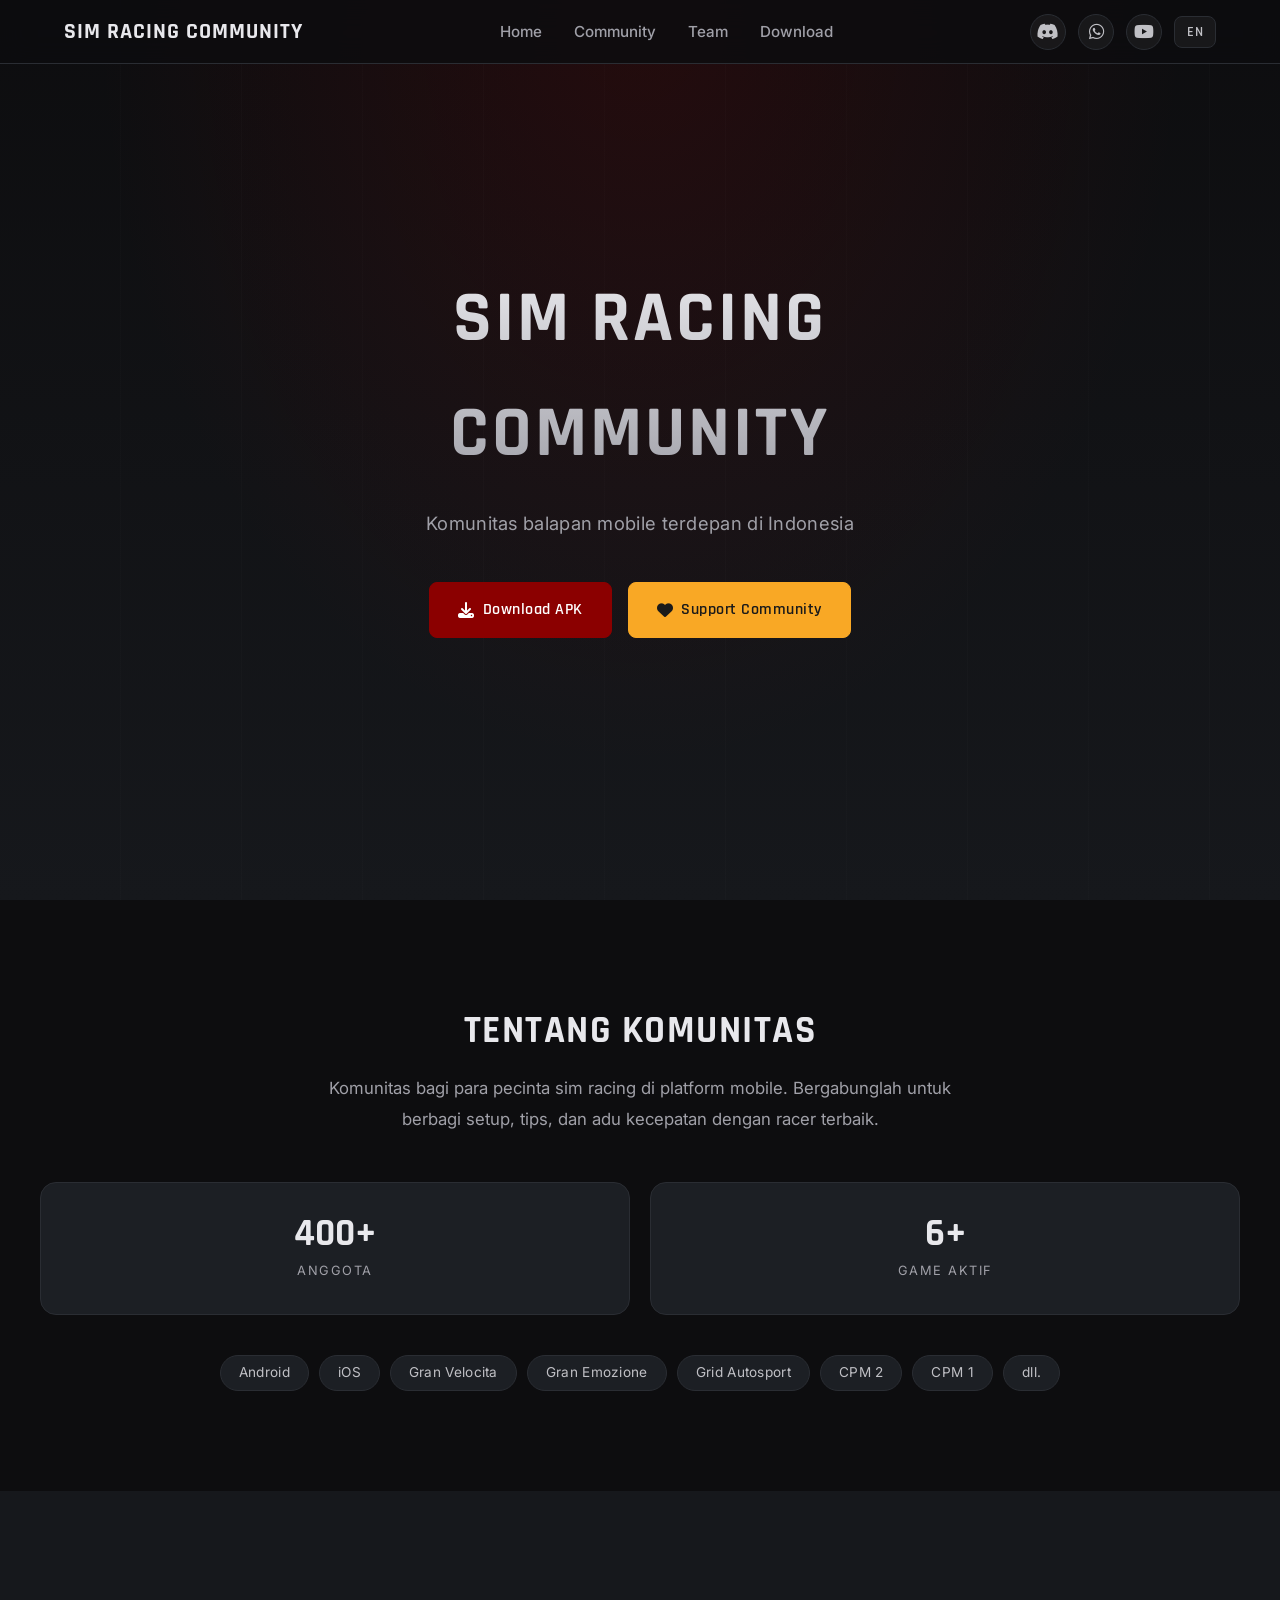
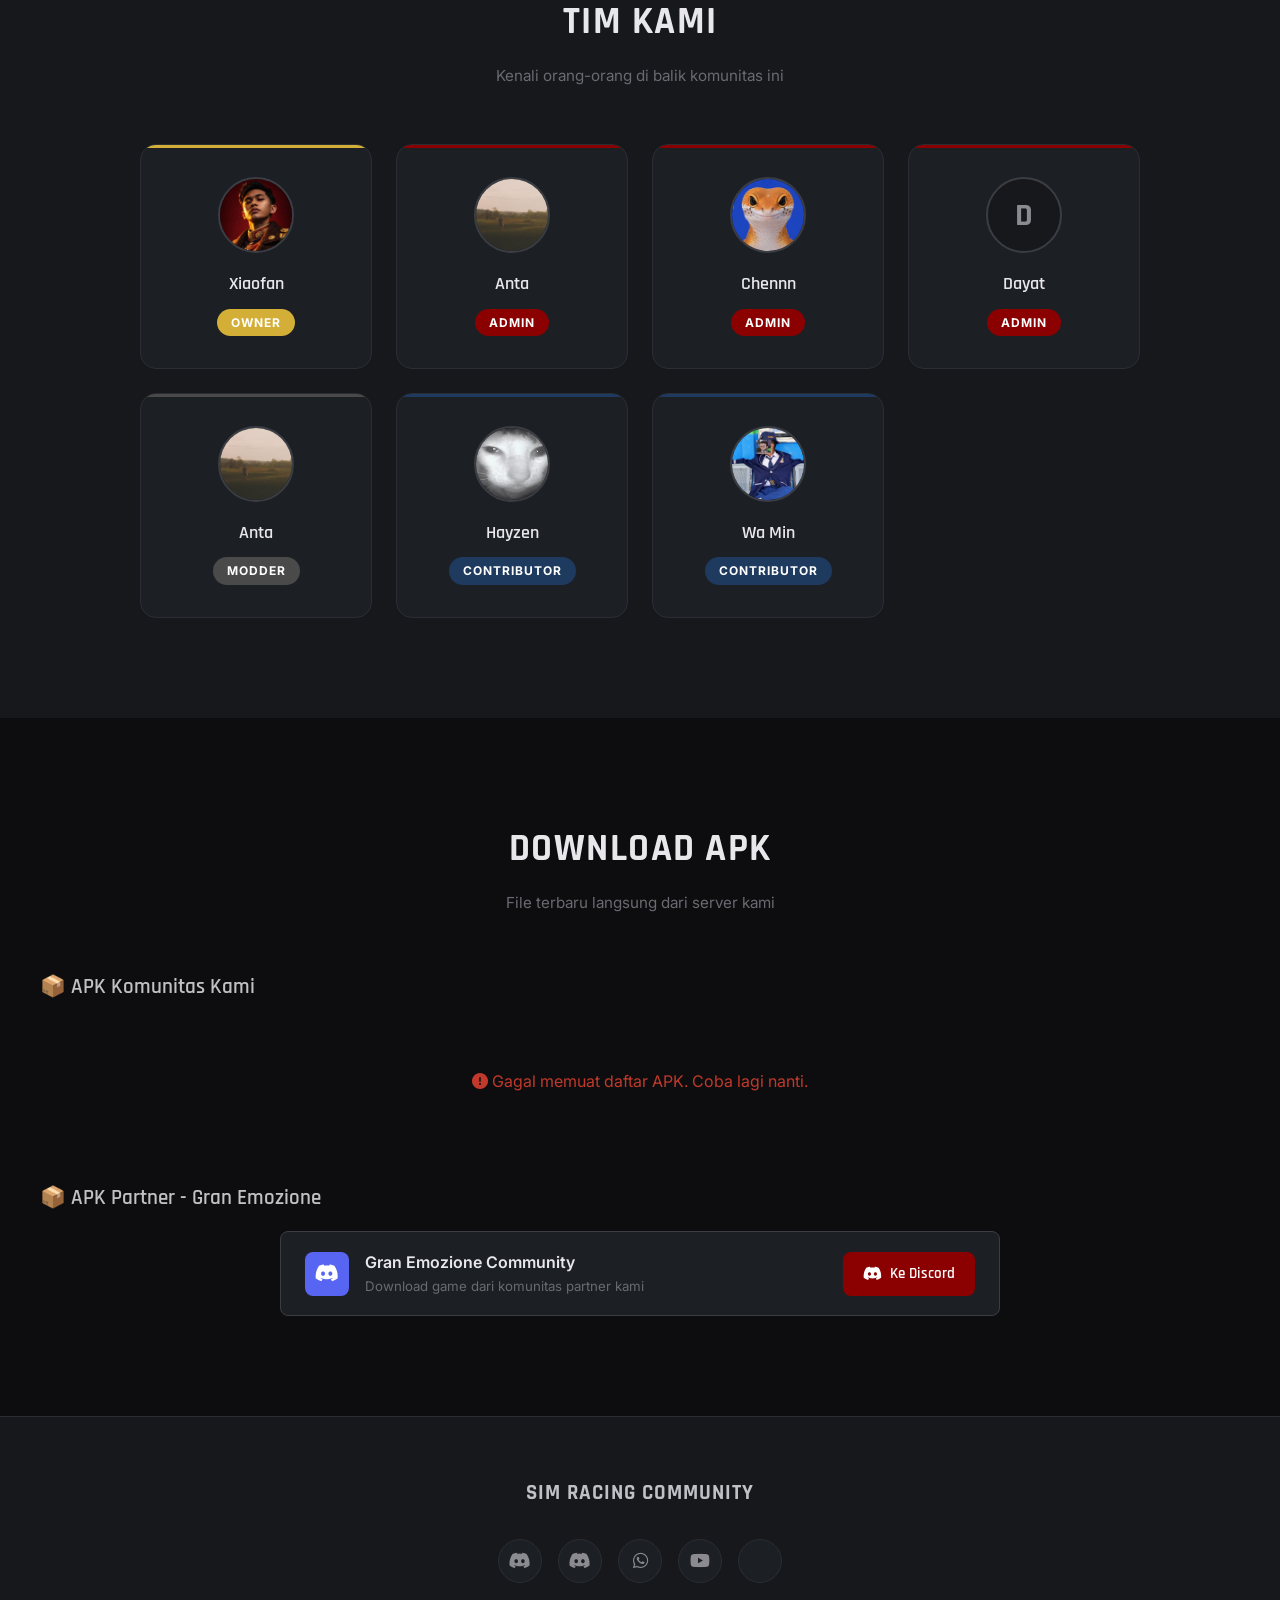
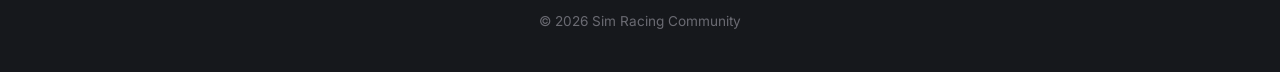
<file: index.html>
<!DOCTYPE html>
<html lang="id">
<head>
  <meta charset="UTF-8">
  <meta name="viewport" content="width=device-width, initial-scale=1.0">
  <title>Sim Racing Community</title>
  <meta name="description" content="Komunitas Sim Racing Mobile">

  <!-- Google Fonts: Rajdhani (headings) + Inter (body) -->
  <link rel="preconnect" href="https://fonts.googleapis.com">
  <link rel="preconnect" href="https://fonts.gstatic.com" crossorigin>
  <link href="https://fonts.googleapis.com/css2?family=Inter:wght@400;500;600&family=Rajdhani:wght@500;600;700&display=swap" rel="stylesheet">

  <!-- FontAwesome -->
  <link rel="stylesheet" href="https://cdnjs.cloudflare.com/ajax/libs/font-awesome/6.5.1/css/all.min.css">

  <link rel="stylesheet" href="css/style.css">
</head>
<body>

  <!-- NAVBAR -->
  <nav class="navbar" id="navbar">
    <div class="nav-container">
      <a href="#" class="nav-logo" id="navLogo">Community</a>
      <ul class="nav-links" id="navLinks">
        <li><a href="#hero"      data-i18n="navHome">Home</a></li>
        <li><a href="#community" data-i18n="navCommunity">Community</a></li>
        <li><a href="#team"      data-i18n="navTeam">Team</a></li>
        <li><a href="#download"  data-i18n="navDownload">Download</a></li>
      </ul>
      <div class="nav-social" id="navSocial">
        <button class="nav-icon" id="discordBtn" aria-label="Discord">
          <i class="fa-brands fa-discord"></i>
        </button>
        <a href="#" class="nav-icon" id="whatsappIcon" target="_blank" rel="noopener" aria-label="WhatsApp">
          <i class="fa-brands fa-whatsapp"></i>
        </a>
        <a href="#" class="nav-icon" id="youtubeIcon" target="_blank" rel="noopener" aria-label="YouTube" style="display:none">
          <i class="fa-brands fa-youtube"></i>
        </a>
        <button class="lang-toggle" id="langToggle" aria-label="Toggle language">
          <span id="langLabel">EN</span>
        </button>
      </div>
      <button class="nav-toggle" id="navToggle" aria-label="Menu">
        <i class="fa-solid fa-bars"></i>
      </button>
    </div>
  </nav>

  <!-- DISCORD POPUP MODAL -->
  <div class="discord-modal" id="discordModal">
    <div class="discord-modal-content">
      <button class="discord-modal-close" id="discordModalClose">&times;</button>
      <h3 class="discord-modal-title" data-i18n="discordTitle">Pilih Komunitas Discord</h3>
      <div class="discord-options">
        <a href="#" class="discord-option" id="discordMainLink" target="_blank" rel="noopener">
          <i class="fa-brands fa-discord"></i>
          <span data-i18n="discordMain">Gran Velocita</span>
        </a>
        <a href="#" class="discord-option" id="discordPartnerLink" target="_blank" rel="noopener">
          <i class="fa-brands fa-discord"></i>
          <span data-i18n="discordPartner">Gran Emozione Community</span>
        </a>
      </div>
    </div>
  </div>

  <!-- HERO -->
  <section class="hero" id="hero">
    <div class="hero-content">
      <h1 class="hero-title" id="heroTitle">Sim Racing Community</h1>
      <p class="hero-tagline" id="heroTagline" data-i18n="heroTagline">Komunitas balapan mobile terdepan di Indonesia</p>
      <div class="hero-buttons">
        <a href="#download" class="btn btn-primary">
          <i class="fa-solid fa-download"></i> <span data-i18n="heroDownload">Download APK</span>
        </a>
        <a href="#" class="btn btn-support" id="heroSupport" target="_blank" rel="noopener">
          <i class="fa-solid fa-heart"></i> <span data-i18n="heroSupport">Support Community</span>
        </a>
        <a href="#" class="btn btn-secondary" id="heroDiscord" target="_blank" rel="noopener">
          <i class="fa-brands fa-discord"></i> <span data-i18n="heroJoin">Join Discord</span>
        </a>
      </div>
    </div>
    <div class="hero-bg-lines" aria-hidden="true"></div>
  </section>

  <!-- INFO KOMUNITAS -->
  <section class="section" id="community">
    <div class="container">
      <h2 class="section-title" data-i18n="aboutTitle">Tentang Komunitas</h2>
      <p class="about-text" id="aboutText" data-i18n="aboutDesc"></p>
      <div class="stats-grid" id="statsGrid"></div>
      <div class="platforms-row" id="platformsRow"></div>
    </div>
  </section>

  <!-- HIRARKI GRUP -->
  <section class="section section-alt" id="team">
    <div class="container">
      <h2 class="section-title" data-i18n="teamTitle">Tim Kami</h2>
      <p class="section-sub" data-i18n="teamSub">Kenali orang-orang di balik komunitas ini</p>
      <div class="team-grid" id="teamGrid"></div>
    </div>
  </section>

  <!-- DOWNLOAD APK -->
  <section class="section" id="download">
    <div class="container">
      <h2 class="section-title" data-i18n="downloadTitle">Download APK</h2>
      <p class="section-sub" data-i18n="downloadSub">File terbaru langsung dari server kami</p>

      <!-- APK Kami (dari R2) -->
      <h3 class="apk-section-title" data-i18n="apkOurs">📦 APK Komunitas Kami</h3>
      <div class="apk-list" id="apkList">
        <p class="loading-text"><i class="fa-solid fa-spinner fa-spin"></i> <span data-i18n="loadingApk">Memuat daftar APK...</span></p>
      </div>

      <!-- APK Partner -->
      <h3 class="apk-section-title" data-i18n="apkPartner">📦 APK Partner - Gran Emozione</h3>
      <div class="apk-partner" id="apkPartner">
        <div class="apk-card partner-card">
          <div class="apk-info">
            <div class="apk-icon partner-icon"><i class="fa-brands fa-discord"></i></div>
            <div>
              <div class="apk-name">Gran Emozione Community</div>
              <div class="apk-meta" data-i18n="partnerDesc">Download game dari komunitas partner kami</div>
            </div>
          </div>
          <a href="#" class="btn-download" id="partnerDiscordBtn" target="_blank" rel="noopener">
            <i class="fa-brands fa-discord"></i> <span data-i18n="partnerBtn">Ke Discord</span>
          </a>
        </div>
      </div>
    </div>
  </section>

  <!-- FOOTER -->
  <footer class="footer">
    <div class="footer-content">
      <p class="footer-name" id="footerName">Sim Racing Community</p>
      <div class="footer-social" id="footerSocial"></div>
      <p class="footer-copy" id="footerCopy">© 2026 Sim Racing Community</p>
    </div>
  </footer>

  <script src="js/config.js"></script>
  <script src="js/main.js"></script>
</body>
</html>
</file>
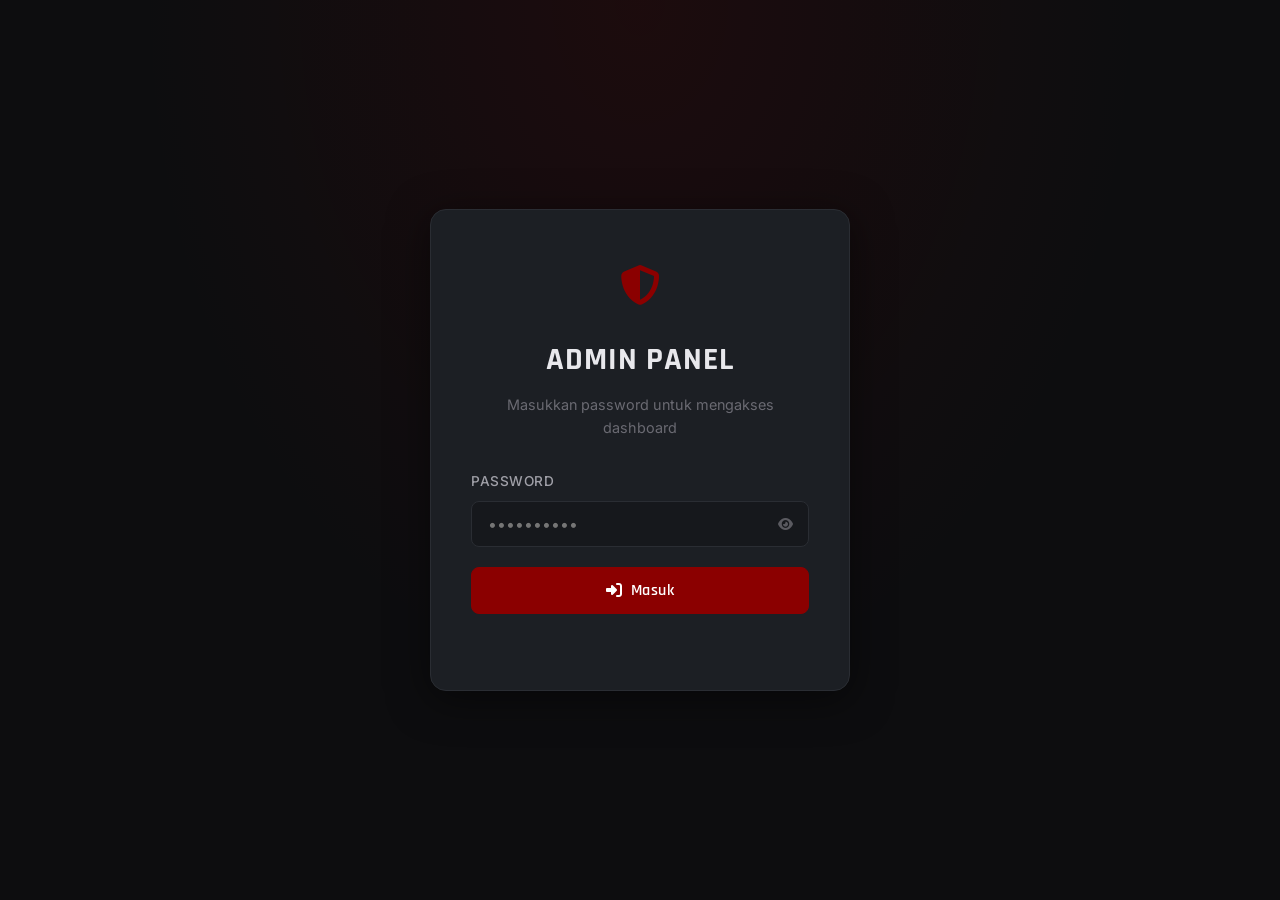
<file: admin.html>
<!DOCTYPE html>
<html lang="id">
<head>
  <meta charset="UTF-8">
  <meta name="viewport" content="width=device-width, initial-scale=1.0">
  <title>Admin Panel</title>
  <meta name="robots" content="noindex, nofollow, noarchive, nosnippet">
  <meta http-equiv="X-Frame-Options" content="DENY">
  <meta http-equiv="X-Content-Type-Options" content="nosniff">

  <link rel="preconnect" href="https://fonts.googleapis.com">
  <link rel="preconnect" href="https://fonts.gstatic.com" crossorigin>
  <link href="https://fonts.googleapis.com/css2?family=Inter:wght@400;500;600&family=Rajdhani:wght@500;600;700&display=swap" rel="stylesheet">
  <link rel="stylesheet" href="https://cdnjs.cloudflare.com/ajax/libs/font-awesome/6.5.1/css/all.min.css">

  <link rel="stylesheet" href="css/admin.css">
</head>
<body>

  <!-- ===================== LOGIN VIEW ===================== -->
  <div class="login-view" id="loginView">
    <div class="login-card">
      <div class="login-icon"><i class="fa-solid fa-shield-halved"></i></div>
      <h1 class="login-title">Admin Panel</h1>
      <p class="login-sub">Masukkan password untuk mengakses dashboard</p>

      <form id="loginForm" autocomplete="off">
        <div class="form-group">
          <label for="passwordInput">Password</label>
          <div class="input-wrapper">
            <input type="password" id="passwordInput"
                   placeholder="••••••••••"
                   autocomplete="current-password"
                   required>
            <button type="button" class="toggle-pw" id="togglePw" aria-label="Tampilkan password">
              <i class="fa-solid fa-eye"></i>
            </button>
          </div>
        </div>
        <button type="submit" class="btn btn-primary btn-block" id="loginBtn">
          <i class="fa-solid fa-right-to-bracket"></i> Masuk
        </button>
        <p class="error-msg" id="loginError" role="alert"></p>
      </form>
    </div>
  </div>

  <!-- =================== DASHBOARD VIEW =================== -->
  <div class="dashboard-view" id="dashboardView" hidden>

    <!-- Header -->
    <header class="admin-header">
      <div class="admin-header-left">
        <h1 class="admin-title">
          <i class="fa-solid fa-gauge-high"></i> Dashboard
        </h1>
        <span class="admin-sub" id="adminSubtitle">Sim Racing Community</span>
      </div>
      <button class="btn-text" id="logoutBtn">
        <i class="fa-solid fa-right-from-bracket"></i> Logout
      </button>
    </header>

    <!-- STORAGE INFO -->
    <div class="card" id="storageCard">
      <div class="card-header">
        <h2 class="card-title">
          <i class="fa-solid fa-database"></i> Storage R2
        </h2>
        <span class="storage-pct" id="storagePct">—</span>
      </div>
      <div class="progress-bar">
        <div class="progress-fill" id="storageFill" style="width:0%"></div>
      </div>
      <p class="storage-label" id="storageLabel">Memuat info storage...</p>
    </div>

    <!-- UPLOAD -->
    <div class="card">
      <div class="card-header">
        <h2 class="card-title">
          <i class="fa-solid fa-cloud-arrow-up"></i> Upload APK
        </h2>
      </div>

      <div class="dropzone" id="dropzone">
        <i class="fa-solid fa-cloud-arrow-up dropzone-icon"></i>
        <p class="dropzone-title">Drag &amp; drop file APK di sini</p>
        <p class="dropzone-sub">atau</p>
        <label class="btn btn-secondary" tabindex="0">
          <i class="fa-solid fa-folder-open"></i> Pilih File
          <input type="file" id="fileInput" hidden>
        </label>
      </div>

      <!-- Upload progress (hidden until upload starts) -->
      <div class="upload-progress" id="uploadProgress" hidden>
        <div class="progress-bar">
          <div class="progress-fill" id="uploadFill" style="width:0%"></div>
        </div>
        <p class="upload-label" id="uploadLabel">Mengupload 0%</p>
        <button class="btn btn-secondary btn-sm" id="cancelUploadBtn" style="display:none; margin-top:12px">
          <i class="fa-solid fa-xmark"></i> Batalkan Upload
        </button>
      </div>

      <div class="upload-result" id="uploadResult"></div>
    </div>

    <!-- FILE MANAGER -->
    <div class="card">
      <div class="card-header">
        <h2 class="card-title">
          <i class="fa-solid fa-folder-open"></i> File Manager
        </h2>
        <button class="btn-text" id="refreshBtn">
          <i class="fa-solid fa-rotate"></i> Refresh
        </button>
      </div>
      <div class="file-list" id="fileList">
        <p class="loading-text"><i class="fa-solid fa-spinner fa-spin"></i> Memuat...</p>
      </div>
    </div>

  </div><!-- end dashboard-view -->

  <script src="js/config.js"></script>
  <script src="js/admin.js"></script>
</body>
</html>
</file>
<file: css/style.css>
/* ============================================================
   THEME TOKENS — Silver / Metallic Modern
   ============================================================ */
:root {
  /* Backgrounds */
  --bg-primary:   #0d0d0f;
  --bg-secondary: #16181c;
  --bg-card:      #1c1f24;

  /* Silver / metallic scale */
  --silver-100: #e8e8ec;
  --silver-200: #c0c0c5;
  --silver-300: #8a8a90;
  --silver-400: #5a5a60;

  /* Accent — dark red racing */
  --accent:       #8b0000;
  --accent-hover: #a80000;

  /* Text */
  --text-primary:   #e8e8ec;
  --text-secondary: #a0a0a8;
  --text-muted:     #6a6a72;

  /* Borders */
  --border:       #2a2d33;
  --border-light: #3a3d43;

  /* Effects */
  --radius:     8px;
  --radius-lg:  16px;
  --shadow:     0 4px 20px rgba(0, 0, 0, 0.3);
  --shadow-lg:  0 8px 40px rgba(0, 0, 0, 0.5);
  --transition: all 0.3s ease;

  /* Typography */
  --font-heading: 'Rajdhani', sans-serif;
  --font-body:    'Inter', sans-serif;

  /* Layout */
  --max-width:  1200px;
  --nav-height: 64px;
}

/* ============================================================
   RESET
   ============================================================ */
*, *::before, *::after { margin: 0; padding: 0; box-sizing: border-box; }
html  { scroll-behavior: smooth; }
body  {
  font-family: var(--font-body);
  background:  var(--bg-primary);
  color:        var(--text-primary);
  line-height:  1.6;
  overflow-x:   hidden;
}
a   { color: inherit; text-decoration: none; }
img { max-width: 100%; display: block; }
ul  { list-style: none; }

/* ============================================================
   NAVBAR
   ============================================================ */
.navbar {
  position:   fixed;
  top: 0; left: 0; right: 0;
  height:     var(--nav-height);
  background: rgba(13, 13, 15, 0.88);
  backdrop-filter: blur(14px);
  border-bottom: 1px solid var(--border);
  z-index:    1000;
  transition: var(--transition);
}

.nav-container {
  max-width: var(--max-width);
  height:    100%;
  margin:    0 auto;
  padding:   0 24px;
  display:   flex;
  align-items: center;
  justify-content: space-between;
  gap:       16px;
}

.nav-logo {
  font-family: var(--font-heading);
  font-size:   1.4rem;
  font-weight: 700;
  color:       var(--silver-100);
  letter-spacing: 1px;
  text-transform: uppercase;
}

.nav-links {
  display: flex;
  gap:     32px;
}

.nav-links a {
  font-size:   0.95rem;
  font-weight: 500;
  color:       var(--text-secondary);
  transition:  var(--transition);
  position:    relative;
  padding-bottom: 4px;
}

.nav-links a:hover { color: var(--silver-100); }

.nav-links a::after {
  content:    '';
  position:   absolute;
  bottom: 0; left: 0;
  width:  0; height: 2px;
  background:  var(--accent);
  transition:  var(--transition);
}

.nav-links a:hover::after { width: 100%; }

.nav-toggle {
  display:    none;
  background: none;
  border:     none;
  color:      var(--silver-100);
  font-size:  1.5rem;
  cursor:     pointer;
  padding:    4px 8px;
}

/* Nav social icons */
.nav-social {
  display:     flex;
  align-items: center;
  gap:         12px;
}

.nav-icon {
  width:       36px;
  height:      36px;
  border-radius: 50%;
  background:  rgba(255, 255, 255, 0.05);
  border:      1px solid var(--border);
  display:     flex;
  align-items: center;
  justify-content: center;
  color:       var(--silver-200);
  font-size:   1.1rem;
  cursor:      pointer;
  transition:  var(--transition);
}

.nav-icon:hover {
  background:   var(--accent);
  color:        #fff;
  border-color: var(--accent);
  transform:    translateY(-2px);
}

/* Language toggle */
.lang-toggle {
  padding:       6px 12px;
  border-radius: var(--radius);
  background:    rgba(255, 255, 255, 0.05);
  border:        1px solid var(--border);
  color:         var(--silver-200);
  font-family:   var(--font-heading);
  font-size:     0.85rem;
  font-weight:   600;
  cursor:        pointer;
  transition:    var(--transition);
  letter-spacing: 0.5px;
}

.lang-toggle:hover {
  background:   var(--accent);
  color:        #fff;
  border-color: var(--accent);
  transform:    translateY(-2px);
}

/* ============================================================
   HERO
   ============================================================ */
.hero {
  min-height: 100vh;
  display:    flex;
  align-items: center;
  justify-content: center;
  text-align: center;
  position:   relative;
  background:
    radial-gradient(ellipse at top, rgba(139, 0, 0, 0.18), transparent 60%),
    linear-gradient(180deg, var(--bg-primary) 0%, var(--bg-secondary) 100%);
  overflow:   hidden;
}

/* Decorative racing lines background */
.hero-bg-lines {
  position: absolute;
  inset: 0;
  background-image:
    repeating-linear-gradient(
      90deg,
      transparent,
      transparent 120px,
      rgba(255,255,255,0.012) 120px,
      rgba(255,255,255,0.012) 121px
    );
  pointer-events: none;
}

.hero-content {
  max-width: 800px;
  padding:   0 24px;
  position:  relative;
  z-index:   1;
  animation: fadeUp 0.9s ease;
}

.hero-title {
  font-family: var(--font-heading);
  font-size:   clamp(2.4rem, 6vw, 4.5rem);
  font-weight: 700;
  letter-spacing: 3px;
  text-transform: uppercase;
  color:       var(--silver-100);
  margin-bottom: 16px;
  /* subtle metallic gradient on text */
  background: linear-gradient(180deg, #e8e8ec 0%, #a0a0a8 100%);
  -webkit-background-clip: text;
  -webkit-text-fill-color: transparent;
  background-clip: text;
}

.hero-tagline {
  font-size:   1.15rem;
  color:       var(--text-secondary);
  margin-bottom: 44px;
  letter-spacing: 0.3px;
}

.hero-buttons {
  display:     flex;
  gap:         16px;
  justify-content: center;
  flex-wrap:   wrap;
}

/* ============================================================
   BUTTONS
   ============================================================ */
.btn {
  display:     inline-flex;
  align-items: center;
  gap:         8px;
  padding:     14px 28px;
  border-radius: var(--radius);
  font-family: var(--font-heading);
  font-size:   1rem;
  font-weight: 600;
  letter-spacing: 0.5px;
  cursor:      pointer;
  transition:  var(--transition);
  border:      1px solid transparent;
}

.btn-primary {
  background:   var(--accent);
  color:        #fff;
  border-color: var(--accent);
}

.btn-primary:hover {
  background:   var(--accent-hover);
  border-color: var(--accent-hover);
  transform:    translateY(-2px);
  box-shadow:   0 6px 20px rgba(139, 0, 0, 0.4);
}

.btn-support {
  background:   #f9a825;
  color:        #1a1a1a;
  border-color: #f9a825;
}

.btn-support:hover {
  background:   #fbc02d;
  border-color: #fbc02d;
  transform:    translateY(-2px);
  box-shadow:   0 6px 20px rgba(249, 168, 37, 0.4);
}

.btn-secondary {
  background:   transparent;
  color:        var(--silver-100);
  border-color: var(--border-light);
}

.btn-secondary:hover {
  background:   var(--bg-card);
  border-color: var(--silver-400);
}

/* ============================================================
   SECTIONS
   ============================================================ */
.section     { padding: 100px 24px; }
.section-alt { background: var(--bg-secondary); }

.container {
  max-width: var(--max-width);
  margin:    0 auto;
}

.section-title {
  font-family:    var(--font-heading);
  font-size:      2.4rem;
  font-weight:    700;
  text-align:     center;
  color:          var(--silver-100);
  text-transform: uppercase;
  letter-spacing: 1.5px;
  margin-bottom:  12px;
}

.section-sub {
  text-align:    center;
  color:         var(--text-muted);
  font-size:     0.95rem;
  margin-bottom: 56px;
}

/* ============================================================
   INFO KOMUNITAS
   ============================================================ */
.about-text {
  max-width:     680px;
  margin:        0 auto 48px;
  text-align:    center;
  font-size:     1.05rem;
  color:         var(--text-secondary);
  line-height:   1.8;
}

.stats-grid {
  display:               grid;
  grid-template-columns: repeat(auto-fit, minmax(160px, 1fr));
  gap:                   20px;
  margin-bottom:         40px;
}

.stat-card {
  background:    var(--bg-card);
  border:        1px solid var(--border);
  border-radius: var(--radius-lg);
  padding:       32px 20px;
  text-align:    center;
  transition:    var(--transition);
}

.stat-card:hover {
  border-color: var(--border-light);
  transform:    translateY(-4px);
  box-shadow:   var(--shadow);
}

.stat-value {
  font-family: var(--font-heading);
  font-size:   2.4rem;
  font-weight: 700;
  color:       var(--silver-100);
  line-height: 1;
  margin-bottom: 8px;
}

.stat-label {
  color:          var(--text-secondary);
  font-size:      0.8rem;
  text-transform: uppercase;
  letter-spacing: 1.5px;
}

.platforms-row {
  display:         flex;
  justify-content: center;
  gap:             10px;
  flex-wrap:       wrap;
}

.platform-tag {
  padding:       6px 18px;
  background:    var(--bg-card);
  border:        1px solid var(--border);
  border-radius: 999px;
  color:         var(--silver-200);
  font-size:     0.85rem;
  letter-spacing: 0.3px;
}

/* ============================================================
   HIRARKI / TEAM
   ============================================================ */
.team-grid {
  display:               grid;
  grid-template-columns: repeat(auto-fit, minmax(200px, 1fr));
  gap:                   24px;
  max-width:             1000px;
  margin:                0 auto;
}

.member-card {
  background:    var(--bg-card);
  border:        1px solid var(--border);
  border-radius: var(--radius-lg);
  padding:       32px 20px;
  text-align:    center;
  transition:    var(--transition);
  position:      relative;
  overflow:      hidden;
}

/* top color bar per role */
.member-card::before {
  content:    '';
  position:   absolute;
  top: 0; left: 0; right: 0;
  height:     3px;
  background: var(--role-color, var(--silver-400));
}

.member-card:hover {
  border-color: var(--border-light);
  transform:    translateY(-6px);
  box-shadow:   var(--shadow-lg);
}

.member-avatar {
  width:         76px;
  height:        76px;
  border-radius: 50%;
  margin:        0 auto 16px;
  background:    var(--bg-secondary);
  border:        2px solid var(--border-light);
  display:       flex;
  align-items:   center;
  justify-content: center;
  overflow:      hidden;
  transition:    var(--transition);
}

.member-card:hover .member-avatar {
  border-color: var(--role-color, var(--silver-400));
}

.member-avatar img {
  width:       100%;
  height:      100%;
  object-fit:  cover;
}

.member-avatar .placeholder {
  font-size: 1.8rem;
  color:     var(--silver-400);
}

.member-avatar .initial {
  font-family: var(--font-heading);
  font-size:   2rem;
  font-weight: 700;
  color:       var(--silver-300);
}

.member-name {
  font-family:  var(--font-heading);
  font-size:    1.15rem;
  font-weight:  600;
  color:        var(--silver-100);
  margin-bottom: 10px;
}

.member-role {
  display:        inline-block;
  padding:        4px 14px;
  background:     var(--role-color, var(--silver-400));
  color:          #fff;
  border-radius:  999px;
  font-size:      0.75rem;
  font-weight:    700;
  text-transform: uppercase;
  letter-spacing: 1px;
}

/* ============================================================
   DOWNLOAD APK
   ============================================================ */
.apk-list {
  display:    grid;
  gap:        14px;
  max-width:  720px;
  margin:     0 auto;
}

.apk-card {
  display:       flex;
  align-items:   center;
  justify-content: space-between;
  padding:       18px 24px;
  background:    var(--bg-card);
  border:        1px solid var(--border);
  border-radius: var(--radius);
  gap:           16px;
  transition:    var(--transition);
}

.apk-card:hover { border-color: var(--border-light); }

.apk-info {
  display:     flex;
  align-items: center;
  gap:         16px;
  flex:        1;
  min-width:   0;
}

.apk-icon {
  width:           44px;
  height:          44px;
  background:      var(--accent);
  border-radius:   var(--radius);
  display:         flex;
  align-items:     center;
  justify-content: center;
  color:           #fff;
  font-size:       1.2rem;
  flex-shrink:     0;
}

.apk-name {
  font-weight:   600;
  color:         var(--silver-100);
  overflow:      hidden;
  text-overflow: ellipsis;
  white-space:   nowrap;
}

.apk-meta {
  font-size: 0.83rem;
  color:     var(--text-muted);
}

.btn-download {
  background:    var(--accent);
  color:         #fff;
  padding:       10px 20px;
  border-radius: var(--radius);
  font-family:   var(--font-heading);
  font-weight:   600;
  font-size:     0.95rem;
  display:       inline-flex;
  align-items:   center;
  gap:           8px;
  transition:    var(--transition);
  flex-shrink:   0;
  white-space:   nowrap;
}

.btn-download:hover {
  background:  var(--accent-hover);
  transform:   translateY(-1px);
}

.loading-text,
.error-text {
  text-align: center;
  padding:    48px;
  color:      var(--text-muted);
}

.error-text { color: #c0392b; }

/* ============================================================
   FOOTER
   ============================================================ */
.footer {
  background:  var(--bg-secondary);
  border-top:  1px solid var(--border);
  padding:     60px 24px 40px;
  text-align:  center;
}

.footer-name {
  font-family:    var(--font-heading);
  font-size:      1.3rem;
  font-weight:    700;
  letter-spacing: 1px;
  text-transform: uppercase;
  color:          var(--silver-200);
  margin-bottom:  28px;
}

.footer-social {
  display:         flex;
  justify-content: center;
  gap:             16px;
  margin-bottom:   28px;
}

.social-link {
  width:           44px;
  height:          44px;
  border-radius:   50%;
  background:      var(--bg-card);
  border:          1px solid var(--border);
  display:         flex;
  align-items:     center;
  justify-content: center;
  color:           var(--silver-300);
  font-size:       1.1rem;
  transition:      var(--transition);
}

.social-link:hover {
  background:   var(--accent);
  color:        #fff;
  border-color: var(--accent);
  transform:    translateY(-4px);
}

.footer-copy {
  color:     var(--text-muted);
  font-size: 0.85rem;
}

/* ============================================================
   DISCORD MODAL
   ============================================================ */
.discord-modal {
  display:         none;
  position:        fixed;
  inset:           0;
  background:      rgba(0, 0, 0, 0.75);
  backdrop-filter: blur(4px);
  z-index:         2000;
  align-items:     center;
  justify-content: center;
  padding:         24px;
}

.discord-modal.active { display: flex; }

.discord-modal-content {
  background:    var(--bg-card);
  border:        1px solid var(--border-light);
  border-radius: var(--radius-lg);
  padding:       32px;
  max-width:     420px;
  width:         100%;
  position:      relative;
  animation:     fadeUp 0.3s ease;
}

.discord-modal-close {
  position:      absolute;
  top:           16px;
  right:         16px;
  background:    none;
  border:        none;
  color:         var(--text-muted);
  font-size:     1.8rem;
  cursor:        pointer;
  padding:       4px 8px;
  line-height:   1;
  transition:    var(--transition);
}

.discord-modal-close:hover { color: var(--silver-100); }

.discord-modal-title {
  font-family:    var(--font-heading);
  font-size:      1.5rem;
  font-weight:    700;
  color:          var(--silver-100);
  text-align:     center;
  margin-bottom:  24px;
  text-transform: uppercase;
  letter-spacing: 1px;
}

.discord-options {
  display:        flex;
  flex-direction: column;
  gap:            12px;
}

.discord-option {
  display:        flex;
  align-items:    center;
  gap:            16px;
  padding:        16px 20px;
  background:     var(--bg-secondary);
  border:         1px solid var(--border);
  border-radius:  var(--radius);
  color:          var(--silver-100);
  font-size:      1rem;
  font-weight:    500;
  transition:     var(--transition);
  cursor:         pointer;
}

.discord-option i {
  font-size: 1.5rem;
  color:     #5865f2;
}

.discord-option:hover {
  background:   var(--bg-card);
  border-color: var(--border-light);
  transform:    translateX(4px);
}

/* ============================================================
   APK PARTNER SECTION
   ============================================================ */
.apk-section-title {
  font-family:    var(--font-heading);
  font-size:      1.3rem;
  font-weight:    600;
  color:          var(--silver-200);
  margin-bottom:  16px;
  margin-top:     40px;
}

.apk-section-title:first-of-type { margin-top: 0; }

.apk-partner { max-width: 720px; margin: 0 auto; }

.partner-card {
  border-color: var(--border-light);
}

.partner-icon {
  background: #5865f2 !important;
}

/* ============================================================
   ANIMATIONS
   ============================================================ */
@keyframes fadeUp {
  from { opacity: 0; transform: translateY(40px); }
  to   { opacity: 1; transform: translateY(0); }
}

/* ============================================================
   RESPONSIVE
   ============================================================ */
@media (max-width: 1023px) {
  .team-grid { grid-template-columns: repeat(2, 1fr); }
}

@media (max-width: 767px) {
  .nav-toggle { display: block; z-index: 1001; }

  .nav-links {
    position:   fixed;
    top:        var(--nav-height);
    left: 0; right: 0;
    background: var(--bg-secondary);
    border-bottom: 1px solid var(--border);
    flex-direction: column;
    padding:    24px;
    gap:        16px;
    transform:  translateY(-150%);
    transition: var(--transition);
    z-index:    999;
  }

  .nav-links.active { transform: translateY(0); }

  /* Logo dikecilkan biar kasih ruang untuk icon */
  .nav-logo {
    font-size:     0.95rem;
    max-width:     35%;
    overflow:      hidden;
    text-overflow: ellipsis;
    white-space:   nowrap;
    flex-shrink:   0;
  }

  /* Social icons dikecilkan untuk muat di navbar mobile */
  .nav-social {
    gap: 6px;
    flex-shrink: 0;
  }

  .nav-icon {
    width:     30px;
    height:    30px;
    font-size: 0.9rem;
  }

  .lang-toggle {
    padding:   4px 8px;
    font-size: 0.75rem;
  }

  .section        { padding: 64px 16px; }
  .section-title  { font-size: 1.8rem; }
  .hero-buttons   { flex-direction: column; align-items: stretch; }
  .btn            { justify-content: center; }
}

@media (max-width: 480px) {
  .team-grid { grid-template-columns: repeat(2, 1fr); gap: 14px; }
  .apk-card  { flex-direction: column; align-items: stretch; }
  .btn-download { justify-content: center; }
}
</file>
<file: css/admin.css>
/* ============================================================
   ADMIN PANEL STYLES — Silver / Metallic Modern
   ============================================================ */
:root {
  --bg-primary:   #0d0d0f;
  --bg-secondary: #16181c;
  --bg-card:      #1c1f24;

  --silver-100: #e8e8ec;
  --silver-200: #c0c0c5;
  --silver-300: #8a8a90;
  --silver-400: #5a5a60;

  --accent:       #8b0000;
  --accent-hover: #a80000;
  --danger:       #c0392b;
  --danger-hover: #e74c3c;
  --success:      #27ae60;

  --text-primary:   #e8e8ec;
  --text-secondary: #a0a0a8;
  --text-muted:     #6a6a72;

  --border:       #2a2d33;
  --border-light: #3a3d43;

  --radius:     8px;
  --radius-lg:  16px;
  --shadow:     0 4px 20px rgba(0, 0, 0, 0.3);
  --shadow-lg:  0 8px 40px rgba(0, 0, 0, 0.5);
  --transition: all 0.3s ease;

  --font-heading: 'Rajdhani', sans-serif;
  --font-body:    'Inter', sans-serif;
}

/* ============================================================
   RESET
   ============================================================ */
*, *::before, *::after { margin: 0; padding: 0; box-sizing: border-box; }

body {
  font-family: var(--font-body);
  background:  var(--bg-primary);
  color:       var(--text-primary);
  line-height: 1.6;
  min-height:  100vh;
}

/* ============================================================
   LOGIN
   ============================================================ */
.login-view {
  min-height: 100vh;
  display:    flex;
  align-items: center;
  justify-content: center;
  padding:    24px;
  background:
    radial-gradient(ellipse at top, rgba(139, 0, 0, 0.12), transparent 55%),
    var(--bg-primary);
}

.login-card {
  background:    var(--bg-card);
  border:        1px solid var(--border);
  border-radius: var(--radius-lg);
  padding:       44px 40px;
  width:         100%;
  max-width:     420px;
  box-shadow:    var(--shadow-lg);
}

.login-icon {
  text-align:    center;
  font-size:     2.5rem;
  color:         var(--accent);
  margin-bottom: 16px;
}

.login-title {
  font-family:    var(--font-heading);
  font-size:      2rem;
  font-weight:    700;
  text-align:     center;
  color:          var(--silver-100);
  text-transform: uppercase;
  letter-spacing: 1px;
  margin-bottom:  8px;
}

.login-sub {
  text-align:    center;
  color:         var(--text-muted);
  font-size:     0.9rem;
  margin-bottom: 32px;
}

/* ---- Form ---- */
.form-group { margin-bottom: 20px; }

.form-group label {
  display:       block;
  margin-bottom: 8px;
  font-size:     0.85rem;
  font-weight:   500;
  color:         var(--text-secondary);
  text-transform: uppercase;
  letter-spacing: 0.5px;
}

.input-wrapper {
  position: relative;
  display:  flex;
}

.input-wrapper input {
  flex:          1;
  padding:       12px 44px 12px 16px;
  background:    var(--bg-secondary);
  border:        1px solid var(--border);
  border-radius: var(--radius);
  color:         var(--text-primary);
  font-family:   var(--font-body);
  font-size:     1rem;
  transition:    var(--transition);
  outline:       none;
}

.input-wrapper input:focus {
  border-color: var(--silver-400);
  box-shadow:   0 0 0 3px rgba(90, 90, 96, 0.15);
}

.toggle-pw {
  position:   absolute;
  right:      12px;
  top:        50%;
  transform:  translateY(-50%);
  background: none;
  border:     none;
  color:      var(--silver-400);
  cursor:     pointer;
  padding:    4px;
  transition: var(--transition);
}

.toggle-pw:hover { color: var(--silver-200); }

/* ---- Buttons ---- */
.btn {
  display:        inline-flex;
  align-items:    center;
  gap:            8px;
  padding:        12px 24px;
  border-radius:  var(--radius);
  font-family:    var(--font-heading);
  font-size:      1rem;
  font-weight:    600;
  letter-spacing: 0.5px;
  cursor:         pointer;
  transition:     var(--transition);
  border:         1px solid transparent;
  background:     none;
  color:          inherit;
}

.btn-primary {
  background:   var(--accent);
  color:        #fff;
  border-color: var(--accent);
}

.btn-primary:hover {
  background:   var(--accent-hover);
  border-color: var(--accent-hover);
}

.btn-primary:disabled {
  opacity: 0.6;
  cursor:  not-allowed;
}

.btn-secondary {
  background:   var(--bg-secondary);
  color:        var(--silver-100);
  border-color: var(--border-light);
}

.btn-secondary:hover { border-color: var(--silver-400); }

.btn-block { width: 100%; justify-content: center; }
.btn-sm { padding: 8px 16px; font-size: 0.85rem; }

.btn-text {
  background: none;
  border:     none;
  color:      var(--text-secondary);
  font-family: var(--font-body);
  font-size:  0.9rem;
  cursor:     pointer;
  padding:    8px 12px;
  border-radius: var(--radius);
  display:    inline-flex;
  align-items: center;
  gap:         6px;
  transition: var(--transition);
}

.btn-text:hover {
  color:      var(--silver-100);
  background: rgba(255, 255, 255, 0.05);
}

.error-msg {
  color:      var(--danger);
  font-size:  0.9rem;
  margin-top: 12px;
  text-align: center;
  min-height: 1.4em;
}

/* ============================================================
   DASHBOARD
   ============================================================ */
.dashboard-view {
  max-width: 900px;
  margin:    0 auto;
  padding:   40px 24px 80px;
}

/* ---- Header ---- */
.admin-header {
  display:         flex;
  justify-content: space-between;
  align-items:     center;
  margin-bottom:   40px;
  padding-bottom:  20px;
  border-bottom:   1px solid var(--border);
}

.admin-header-left { display: flex; flex-direction: column; }

.admin-title {
  font-family:    var(--font-heading);
  font-size:      1.8rem;
  font-weight:    700;
  color:          var(--silver-100);
  text-transform: uppercase;
  letter-spacing: 1px;
}

.admin-sub {
  font-size: 0.85rem;
  color:     var(--text-muted);
}

/* ---- Cards ---- */
.card {
  background:    var(--bg-card);
  border:        1px solid var(--border);
  border-radius: var(--radius-lg);
  padding:       28px;
  margin-bottom: 24px;
}

.card-header {
  display:         flex;
  justify-content: space-between;
  align-items:     center;
  margin-bottom:   20px;
}

.card-title {
  font-family:    var(--font-heading);
  font-size:      1.15rem;
  font-weight:    600;
  color:          var(--silver-100);
  text-transform: uppercase;
  letter-spacing: 0.8px;
}

/* ---- Storage ---- */
.storage-pct {
  font-family: var(--font-heading);
  font-size:   1.6rem;
  font-weight: 700;
  color:       var(--silver-100);
}

.storage-label {
  font-size:  0.88rem;
  color:      var(--text-secondary);
  margin-top: 8px;
}

/* ---- Progress bar ---- */
.progress-bar {
  height:        10px;
  background:    var(--bg-secondary);
  border-radius: 999px;
  overflow:      hidden;
}

.progress-fill {
  height:        100%;
  background:    linear-gradient(90deg, var(--accent), #c0392b);
  border-radius: 999px;
  transition:    width 0.6s ease;
}

/* Warn colors */
.progress-fill.warn   { background: linear-gradient(90deg, #e67e22, #f39c12); }
.progress-fill.danger { background: linear-gradient(90deg, #c0392b, #e74c3c); }

/* ---- Dropzone ---- */
.dropzone {
  border:        2px dashed var(--border-light);
  border-radius: var(--radius-lg);
  padding:       52px 24px;
  text-align:    center;
  transition:    var(--transition);
  cursor:        default;
}

.dropzone.dragover {
  border-color: var(--accent);
  background:   rgba(139, 0, 0, 0.06);
}

.dropzone-icon {
  font-size:     2.8rem;
  color:         var(--silver-400);
  margin-bottom: 14px;
}

.dropzone-title {
  color:         var(--text-secondary);
  font-size:     1rem;
  margin-bottom: 6px;
}

.dropzone-sub {
  color:         var(--text-muted);
  font-size:     0.85rem;
  margin-bottom: 16px;
}

/* ---- Upload progress ---- */
.upload-progress { margin-top: 20px; }

.upload-label {
  font-size:  0.88rem;
  color:      var(--text-secondary);
  margin-top: 8px;
  text-align: center;
}

.upload-result {
  margin-top: 12px;
  font-size:  0.9rem;
  text-align: center;
}

.upload-result.success { color: var(--success); }
.upload-result.error   { color: var(--danger); }

/* ---- File list ---- */
.file-list { display: grid; gap: 12px; }

.file-row {
  display:         flex;
  align-items:     center;
  justify-content: space-between;
  padding:         14px 18px;
  background:      var(--bg-secondary);
  border:          1px solid var(--border);
  border-radius:   var(--radius);
  gap:             12px;
  transition:      var(--transition);
}

.file-row:hover { border-color: var(--border-light); }

.file-info {
  display:     flex;
  align-items: center;
  gap:         14px;
  flex:        1;
  min-width:   0;
}

.file-icon {
  width:           40px;
  height:          40px;
  background:      var(--accent);
  border-radius:   var(--radius);
  display:         flex;
  align-items:     center;
  justify-content: center;
  color:           #fff;
  font-size:       1.1rem;
  flex-shrink:     0;
}

.file-details { 
  min-width: 0;
  flex: 1;
  overflow: hidden;
}

.file-name {
  font-weight:   600;
  color:         var(--silver-100);
  overflow:      hidden;
  text-overflow: ellipsis;
  white-space:   nowrap;
  font-size:     0.95rem;
  max-width:     500px;
}

.file-meta {
  font-size: 0.82rem;
  color:     var(--text-muted);
}

.btn-delete {
  background:    transparent;
  border:        1px solid var(--border-light);
  color:         var(--danger);
  padding:       8px 14px;
  border-radius: var(--radius);
  cursor:        pointer;
  font-size:     0.85rem;
  font-family:   var(--font-body);
  display:       inline-flex;
  align-items:   center;
  gap:           6px;
  transition:    var(--transition);
  flex-shrink:   0;
  white-space:   nowrap;
}

.btn-delete:hover {
  background:   var(--danger);
  color:        #fff;
  border-color: var(--danger);
}

.btn-delete:disabled {
  opacity: 0.5;
  cursor:  not-allowed;
}

.loading-text {
  text-align: center;
  color:      var(--text-muted);
  padding:    32px;
}

/* ============================================================
   RESPONSIVE
   ============================================================ */
@media (max-width: 600px) {
  .login-card      { padding: 32px 24px; }
  .dashboard-view  { padding: 24px 16px 60px; }

  .admin-header {
    flex-direction: column;
    align-items:    flex-start;
    gap:            12px;
  }

  .file-row {
    flex-direction: column;
    align-items:    stretch;
  }

  .btn-delete { width: 100%; justify-content: center; }
}
</file>
